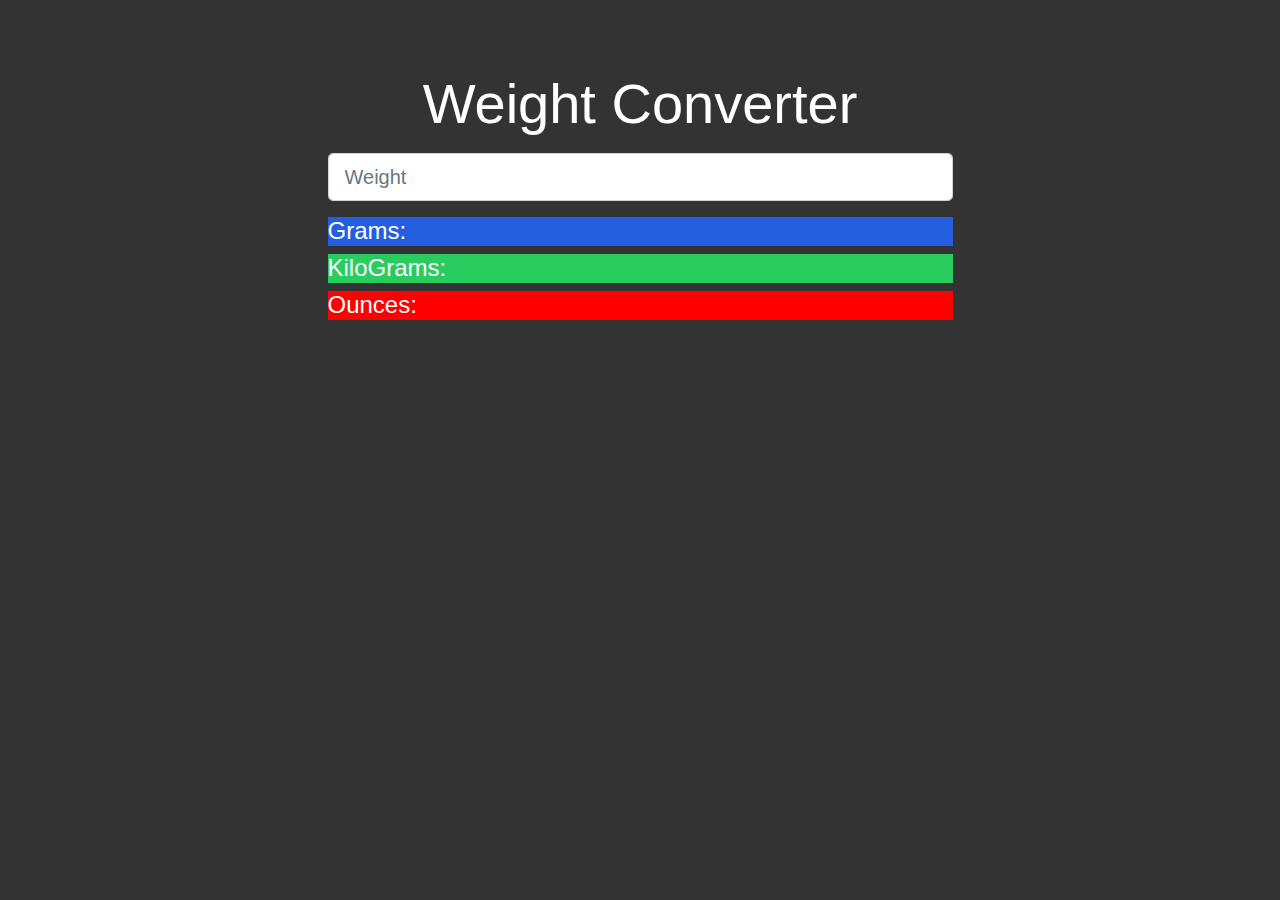
<file: index.html>
<!DOCTYPE html>
<html lang="en">

<head>
    <meta charset="UTF-8">
    <meta http-equiv="X-UA-Compatible" content="IE=edge">
    <meta name="viewport" content="width=device-width, initial-scale=1.0">
    <title>Weight converter</title>
    <link rel="stylesheet" href="https://maxcdn.bootstrapcdn.com/bootstrap/4.0.0/css/bootstrap.min.css"
        integrity="sha384-Gn5384xqQ1aoWXA+058RXPxPg6fy4IWvTNh0E263XmFcJlSAwiGgFAW/dAiS6JXm" crossorigin="anonymous">
    <style>
        body {
            margin-top: 70px;
            background: #333;
            color: #fff;

        }
        .card1 {

            background-color:rgb(35, 95, 223);

        }
        .card2 {

background-color:rgb(41, 204, 95);

}
.card3 {

background-color:red;

}
    </style>


</head>

<body>
    <div class="conatainer">
        <div class="row">
            <div class="col-md-6 offset-md-3">
                <h1 class="display-4 text-center mb-3">Weight Converter</h1>
                <form>
                    <div class="form-group">
                        <input id="lbsInput" type="number" class="form-control form-control-lg" placeholder="Weight">
                    </div>
                </form>
                <div id="output">
                    <div class="card1 card-primary mb-2">
     
                        <div class="card-block">
                            <h4>Grams:</h4>
                            <div id="gramsOutput"></div>

                            
                        </div>
                        </div>

                        <div class="card2 card-success mb-2">
                            <div class="card-block">
                                <h4>KiloGrams:</h4>
                                <div id="kgOutput"></div>

                                </div>

                            </div>

                            <div class="card3 card-danger mb-2">
                                <div class="card-block">
                                    <h4>Ounces:</h4>
                                    <div id="ozOutput"></div>

                                    </div>

                                </div>
                            </div>
                        </div>
                    </div>
                </div>
                <script>
 
                    document.getElementById("lbsInput").addEventListener("input",function(e){
                        
                        let lbs=e.target.value;
                        document.getElementById('gramsOutput').
                        innerHTML=lbs*453.592;
                        document.getElementById("kgOutput").innerHTML=lbs*0.453592;
                        document.getElementById("ozOutput").innerHTML=lbs*16;
                    });
                    </script>
            
</body>

</html>
</file>
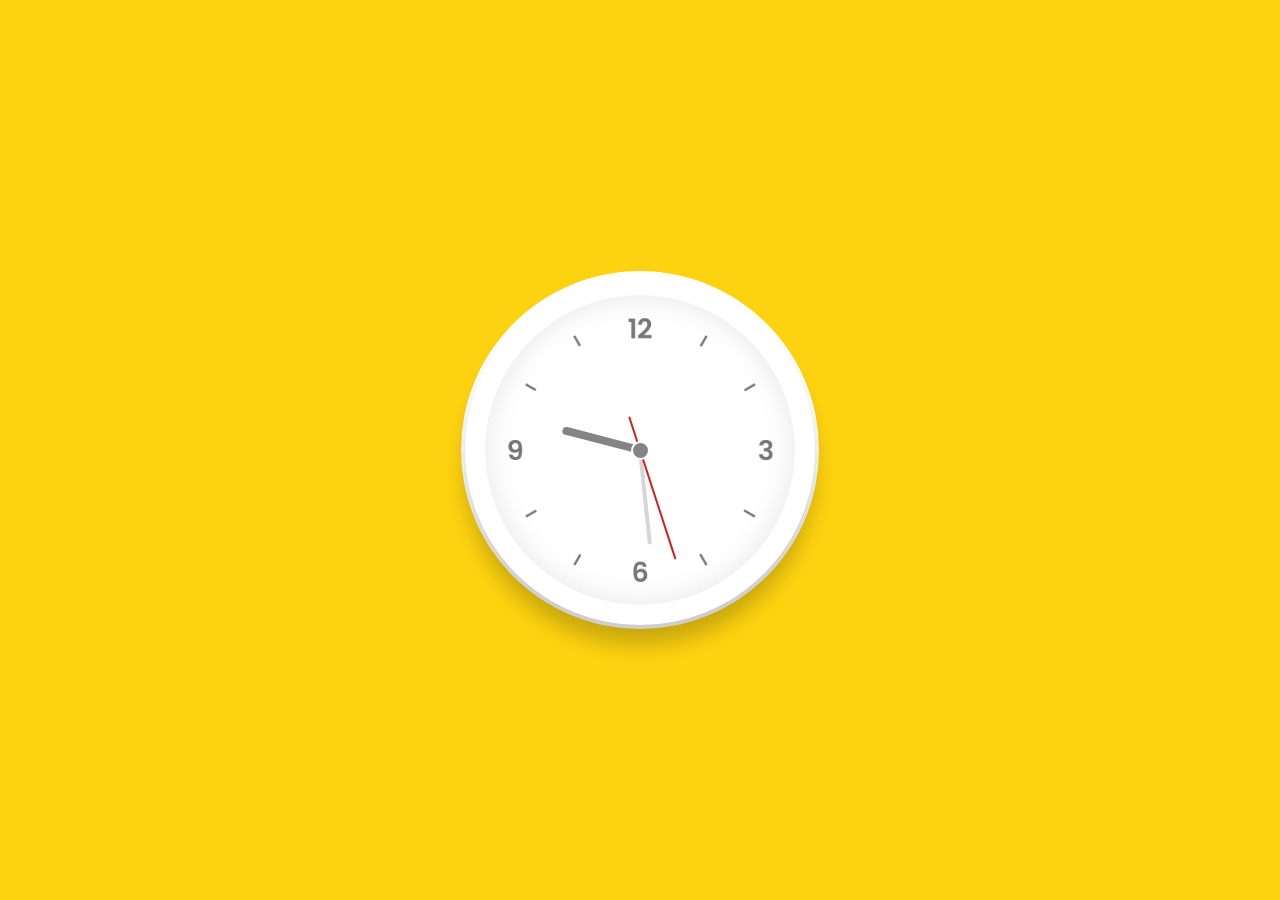
<file: analog.html>
<!DOCTYPE html>
<html>

<head>
    <meta charset="UTF-8">

    <title>Javascript Clock</title>
    <link rel="stylesheet" href="analog.css">
</head>

<body>
    <div class="clock">
        <div class="hour">
            <div class="hr" id="hr"></div>
        </div>
        <div class="min">
            <div class="mn" id="mn"></div>
        </div>
        <div class="sec">
            <div class="sc" id="sc"></div>

        </div>
    </div>
    <script type="text/Javascript" src="analog.js">
 
        
</script>
</body>

</html>
</file>
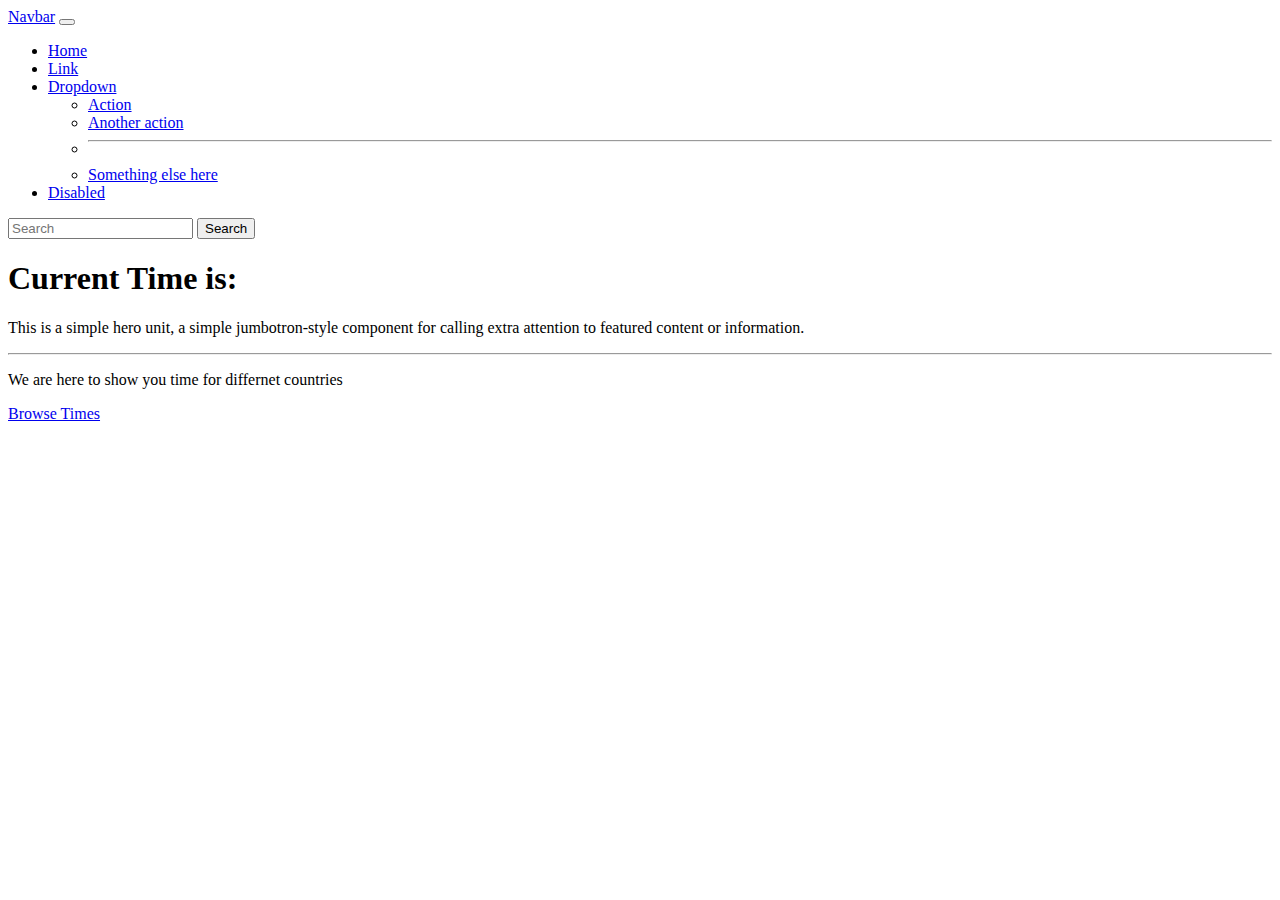
<file: project-1.html>
<!DOCTYPE html>
<html lang="en">
<head>
    <meta charset="UTF-8">
    <meta http-equiv="X-UA-Compatible" content="IE=edge">
    <meta name="viewport" content="width=device-width, initial-scale=1.0">
    <title>Document</title>
    <script>
        let a;
        let date;
        let time;
        const options = { weekday: 'long', year: 'numeric', month: 'long', day: 'numeric' };
        setInterval(()=>{

        
        a= new Date();
        
        date=a.toLocaleDateString(undefined ,options);
        time=a.getHours()+':'+a.getMinutes() + ':'+ a.getSeconds();
        document.getElementById('time').innerHTML =  time+"<br>on "+ date;
        },1000);
        </script>
</head>
<body>
    <!doctype html>
<html lang="en">
  <head>
    <!-- Required meta tags -->
    <meta charset="utf-8">
    <meta name="viewport" content="width=device-width, initial-scale=1">

    <!-- Bootstrap CSS -->
    <link href="https://cdn.jsdelivr.net/npm/bootstrap@5.0.0-beta3/dist/css/bootstrap.min.css" rel="stylesheet" integrity="sha384-eOJMYsd53ii+scO/bJGFsiCZc+5NDVN2yr8+0RDqr0Ql0h+rP48ckxlpbzKgwra6" crossorigin="anonymous">

    <title>Hello, world!</title>
  </head>
  <body>
    <nav class="navbar navbar-expand-lg navbar-light bg-light">
        <div class="container-fluid">
          <a class="navbar-brand" href="#">Navbar</a>
          <button class="navbar-toggler" type="button" data-bs-toggle="collapse" data-bs-target="#navbarSupportedContent" aria-controls="navbarSupportedContent" aria-expanded="false" aria-label="Toggle navigation">
            <span class="navbar-toggler-icon"></span>
          </button>
          <div class="collapse navbar-collapse" id="navbarSupportedContent">
            <ul class="navbar-nav me-auto mb-2 mb-lg-0">
              <li class="nav-item">
                <a class="nav-link active" aria-current="page" href="#">Home</a>
              </li>
              <li class="nav-item">
                <a class="nav-link" href="#">Link</a>
              </li>
              <li class="nav-item dropdown">
                <a class="nav-link dropdown-toggle" href="#" id="navbarDropdown" role="button" data-bs-toggle="dropdown" aria-expanded="false">
                  Dropdown
                </a>
                <ul class="dropdown-menu" aria-labelledby="navbarDropdown">
                  <li><a class="dropdown-item" href="#">Action</a></li>
                  <li><a class="dropdown-item" href="#">Another action</a></li>
                  <li><hr class="dropdown-divider"></li>
                  <li><a class="dropdown-item" href="#">Something else here</a></li>
                </ul>
              </li>
              <li class="nav-item">
                <a class="nav-link disabled" href="#" tabindex="-1" aria-disabled="true">Disabled</a>
              </li>
            </ul>
            <form class="d-flex">
              <input class="form-control me-2" type="search" placeholder="Search" aria-label="Search">
              <button class="btn btn-outline-success" type="submit">Search</button>
            </form>
          </div>
        </div>
      </nav>
      <div class="container my-7">
        <div class="jumbotron">
            <h1 class="display-4">Current Time is: <span id="time"></span></h1>
            <p class="lead">This is a simple hero unit, a simple jumbotron-style component for calling extra attention to featured content or information.</p>
            <hr class="my-4">
            <p>We are here to show you time for differnet countries</p>
            <p class="lead">
              <a class="btn btn-primary btn-lg" href="#" role="button">Browse Times</a>
            </p>
          </div>
      </div>

    <!-- Optional JavaScript; choose one of the two! -->

    <!-- Option 1: Bootstrap Bundle with Popper -->
    <script src="https://cdn.jsdelivr.net/npm/bootstrap@5.0.0-beta3/dist/js/bootstrap.bundle.min.js" integrity="sha384-JEW9xMcG8R+pH31jmWH6WWP0WintQrMb4s7ZOdauHnUtxwoG2vI5DkLtS3qm9Ekf" crossorigin="anonymous"></script>

    <!-- Option 2: Separate Popper and Bootstrap JS -->
    <!--
    <script src="https://cdn.jsdelivr.net/npm/@popperjs/core@2.9.1/dist/umd/popper.min.js" integrity="sha384-SR1sx49pcuLnqZUnnPwx6FCym0wLsk5JZuNx2bPPENzswTNFaQU1RDvt3wT4gWFG" crossorigin="anonymous"></script>
    <script src="https://cdn.jsdelivr.net/npm/bootstrap@5.0.0-beta3/dist/js/bootstrap.min.js" integrity="sha384-j0CNLUeiqtyaRmlzUHCPZ+Gy5fQu0dQ6eZ/xAww941Ai1SxSY+0EQqNXNE6DZiVc" crossorigin="anonymous"></script>
    -->
  </body>
</html>
</body>
</html>
</file>
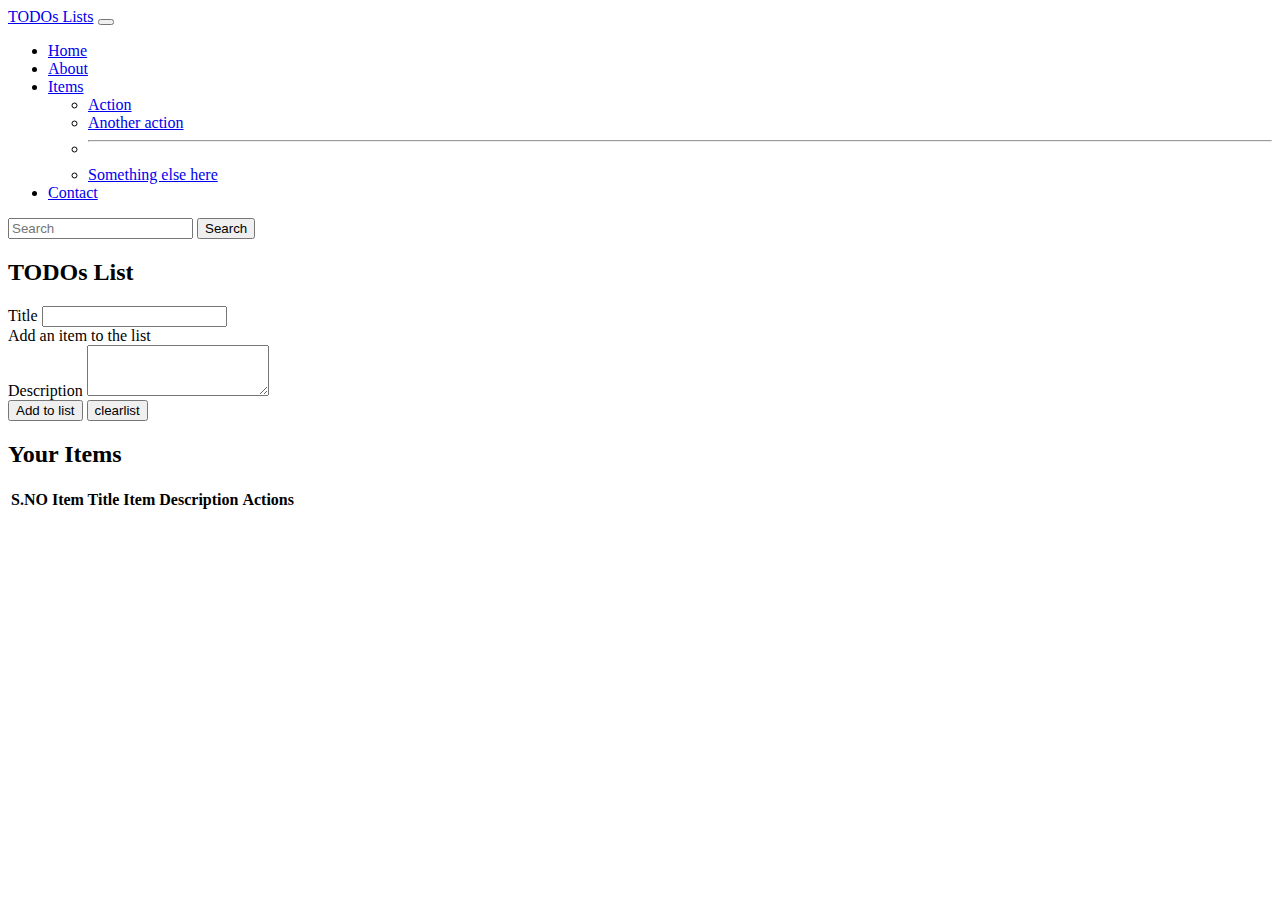
<file: project-2.html>
<!DOCTYPE html>
<html lang="en">

<head>
    <meta charset="UTF-8">
    <meta http-equiv="X-UA-Compatible" content="IE=edge">
    <meta name="viewport" content="width=device-width, initial-scale=1.0">
    <title>Document</title>
</head>

<body>

    <head>
        <!-- Required meta tags -->
        <meta charset="utf-8">
        <meta name="viewport" content="width=device-width, initial-scale=1">

        <!-- Bootstrap CSS -->
        <link href="https://cdn.jsdelivr.net/npm/bootstrap@5.0.0-beta3/dist/css/bootstrap.min.css" rel="stylesheet"
            integrity="sha384-eOJMYsd53ii+scO/bJGFsiCZc+5NDVN2yr8+0RDqr0Ql0h+rP48ckxlpbzKgwra6" crossorigin="anonymous">

        <title>TODO List!</title>
    </head>

    <body>
        <nav class="navbar navbar-expand-lg navbar-dark bg-dark">
            <div class="container-fluid">
                <a class="navbar-brand" href="#">TODOs Lists</a>
                <button class="navbar-toggler" type="button" data-bs-toggle="collapse"
                    data-bs-target="#navbarSupportedContent" aria-controls="navbarSupportedContent"
                    aria-expanded="false" aria-label="Toggle navigation">
                    <span class="navbar-toggler-icon"></span>
                </button>
                <div class="collapse navbar-collapse" id="navbarSupportedContent">
                    <ul class="navbar-nav me-auto mb-2 mb-lg-0">
                        <li class="nav-item">
                            <a class="nav-link active" aria-current="page" href="#">Home</a>
                        </li>
                        <li class="nav-item">
                            <a class="nav-link" href="#">About</a>
                        </li>
                        <li class="nav-item dropdown">
                            <a class="nav-link dropdown-toggle" href="#" id="navbarDropdown" role="button"
                                data-bs-toggle="dropdown" aria-expanded="false">
                                Items
                            </a>
                            <ul class="dropdown-menu" aria-labelledby="navbarDropdown">
                                <li><a class="dropdown-item" href="#">Action</a></li>
                                <li><a class="dropdown-item" href="#">Another action</a></li>
                                <li>
                                    <hr class="dropdown-divider">
                                </li>
                                <li><a class="dropdown-item" href="#">Something else here</a></li>
                            </ul>
                        </li>
                        <li class="nav-item">
                            <a class="nav-link disabled" href="#" tabindex="-1" aria-disabled="true">Contact</a>
                        </li>
                    </ul>
                    <form class="d-flex">
                        <input class="form-control me-2" type="search" placeholder="Search" aria-label="Search">
                        <button class="btn btn-outline-success" type="submit">Search</button>
                    </form>
                </div>
            </div>
        </nav>
        <div class="container my-4">
            <h2 class="text-center">TODOs List</h2>

            <div class="mb-3">
                <label for="exampleInputEmail1" class="form-label">Title</label>
                <input type="text" class="form-control" id="title" aria-describedby="emailHelp">
                <div id="emailHelp" class="form-text">Add an item to the list</div>
            </div>

            <div class="mb-3">
                <label for="exampleFormControlTextarea1" class="form-label">Description</label>
                <textarea class="form-control" id="description" rows="3" ea></textarea>
            </div>

            <button id="add" class="btn btn-primary">Add to list</button>
            <button  id="clear" class="btn btn-primary" onclick="clearstr()">clearlist</button>
            <div id="items" class="my-4">
                <h2>Your Items</h2>
                <table class="table">
                    <thead>
                        <tr>
                            <th scope="col">S.NO</th>
                            <th scope="col">Item Title</th>
                            <th scope="col">Item Description</th>
                            <th scope="col">Actions</th>

                        </tr>
                    </thead>
                    <tbody id="tableBody">
                        <tr>
                            <th scope="row">1</th>
                            <td>Get someCoffe</td>
                            <td>Get coffee as u are a coder</td>
                            <td><button class="btn btn-sm btn-primary">Delete</button></td>
                        </tr>

                    </tbody>
                </table>
            </div>
        </div>


        <!doctype html>
        <html lang="en">


        <!-- Optional JavaScript; choose one of the two! -->

        <!-- Option 1: Bootstrap Bundle with Popper -->
        <script src="https://cdn.jsdelivr.net/npm/bootstrap@5.0.0-beta3/dist/js/bootstrap.bundle.min.js"
            integrity="sha384-JEW9xMcG8R+pH31jmWH6WWP0WintQrMb4s7ZOdauHnUtxwoG2vI5DkLtS3qm9Ekf"
            crossorigin="anonymous"></script>

        <!-- Option 2: Separate Popper and Bootstrap JS -->
        <!--
    <script src="https://cdn.jsdelivr.net/npm/@popperjs/core@2.9.1/dist/umd/popper.min.js" integrity="sha384-SR1sx49pcuLnqZUnnPwx6FCym0wLsk5JZuNx2bPPENzswTNFaQU1RDvt3wT4gWFG" crossorigin="anonymous"></script>
    <script src="https://cdn.jsdelivr.net/npm/bootstrap@5.0.0-beta3/dist/js/bootstrap.min.js" integrity="sha384-j0CNLUeiqtyaRmlzUHCPZ+Gy5fQu0dQ6eZ/xAww941Ai1SxSY+0EQqNXNE6DZiVc" crossorigin="anonymous"></script>
    -->
        <script>
            function getAndupdate() {
                console.log("Updating List....")
                tit = document.getElementById('title').value;
                desc = document.getElementById('description').value;
                if (localStorage.getItem('itemsJson') == null) {
                    itemJsonArray = [];
                    itemJsonArray.push([tit, desc]);
                    localStorage.setItem('itemsJson', JSON.stringify(itemJsonArray))

                }
                else {

                    itemJsonArraystr = localStorage.getItem('itemsJson')
                    itemJsonArray = JSON.parse(itemJsonArraystr);
                    itemJsonArray.push([tit, desc]);
                    localStorage.setItem('itemsJson', JSON.stringify(itemJsonArray))
                }
                update();
            }
            function update() {
                if (localStorage.getItem('itemsJson') == null) {
                    itemJsonArray = [];

                    localStorage.setItem('itemsJson', JSON.stringify(itemJsonArray))

                }
                if (localStorage.getItem('itemsJson') == null) {
                    itemJsonArray = [];
                    itemJsonArray.push([tit, desc]);
                    localStorage.setItem('itemsJson', JSON.stringify(itemJsonArray))

                }
                else {

                    itemJsonArraystr = localStorage.getItem('itemsJson')
                    itemJsonArray = JSON.parse(itemJsonArraystr);

                }



                //Populate the table
                tableBody = document.getElementById("tableBody");
                let str = " ";
                itemJsonArray.forEach((element, index) => {
                    str += `
                        <tr>
                            <th scope="row">${index + 1}</th>
                            <td>${element[0]}</td>
                            <td>${element[1]}</td>
                            <td><button class="btn btn-sm btn-primary" onclick="deleted(${index})">Delete</button></td>
                        </tr>`;

                });
                tableBody.innerHTML = str;


            }
            add = document.getElementById("add");
            add.addEventListener("click", getAndupdate);
            update();
            function deleted(itemIndex) {
                console.log("Delete", itemIndex);
                itemJsonArraystr = localStorage.getItem('itemsJson')
                itemJsonArray = JSON.parse(itemJsonArraystr);
                //Delete itemIndex elememt from the array
                itemJsonArray.splice(itemIndex, 1);
                localStorage.setItem('itemsJson', JSON.stringify(itemJsonArray))
                update();
            }
            function clearstr(){
                if(confirm("Do you really want to clear?")){
                console.log('clearing the storage');
                localStorage.clear();
                update();
            }
        }
            

        </script>
    </body>

</html>
</file>
<file: analog.css>
*{
    margin:0;
    padding:0;
    box-sizing:border-box;
}
body{
    display: flex;
    justify-content:center;
    align-items:center;
    min-height:100vh;
    background:#fdd210;

}
.clock{
    width: 350px;
    height:350px;
    display:flex;
    justify-content: center;
    align-items:center ;

    background:#fff url(clock.png);
    background-size:cover;
    border-radius:50%;
    border:20px solid white;
    box-shadow:inset 0 0 30px rgba(0,0,0,.1),
                     0 20px 20px rgba(0,0,0,.2),
                     0 0 0 4px rgba(255,255,255,1);
                     
}
.clock::before
{
    content:'';
    position:absolute;
    width:15px;
    height:15px;
    background:#848484;
    border:2px solid white;
    z-index:100000;
    border-radius:50%;
}
.hour,
.min,
.sec{
    position:absolute;
}
.hour,
.hr{
width:160px;
height:160px;
}
.min,
.mn{
width:190px;
height:190px;
}
.sec,.sc{
    width:230px;
    height:230px;
}

.hr,.mn,.sc{
    display:flex;
    justify-content: center;
    position:absolute;
    border-radius:50%;
}

.hr::before{
    position:absolute;
    content:'';
    width:8px;
    height:80px;
    background:#848484;
    z-index:10;
    border-radius: 6px 6px 0 0 ;}
.mn::before{
    content:'';
    position:absolute;
  
     width:4px;
    height:90px;
    background:#d6d6d6;
     z-index:11;
    border-radius: 6px 6px 0 0 ;   
} 
.sc::before{
    content:'';
    position:absolute;
  
     width:2px;
    height:150px;
    background:#d31f1f;
     z-index:12;
    border-radius: 6px 6px 0 0 ;   
}
</file>
